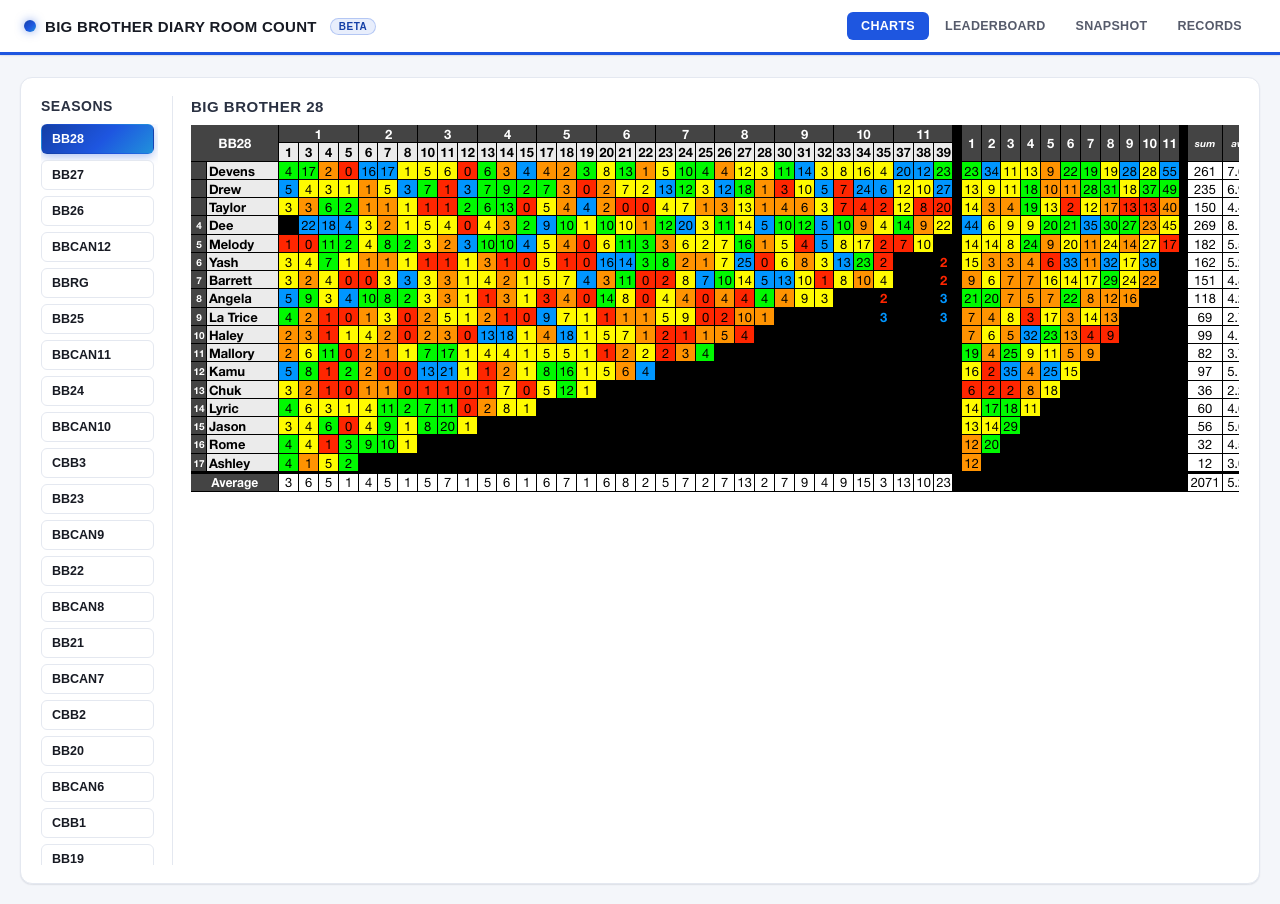
<file: index.html>
<!DOCTYPE html>
<html lang="en">
<head>
<meta charset="UTF-8">
<meta name="viewport" content="width=device-width, initial-scale=1">
<title>Charts | Big Brother Diary Room Count</title>
<link rel="stylesheet" href="css/style.css">
</head>
<body class="public-charts-page">
<main>
  <div class="panel public-chart-panel">
    <div class="chart-workspace">
      <aside class="season-sidebar" aria-label="Seasons">
        <h2>Seasons</h2>
        <div id="season-tabs" class="season-tabs"></div>
      </aside>
      <div class="chart-content">
        <h2 id="chart-season-title" class="chart-season-title"></h2>
        <div class="table-scroll">
          <div id="sortable-reference-chart" class="sortable-reference-chart" hidden></div>
          <p id="empty-note" class="muted" hidden>No published charts are available yet.</p>
        </div>
      </div>
    </div>
  </div>
</main>
<script src="js/published-data.js"></script>
<script src="js/storage.js"></script>
<script src="js/common.js?v=2"></script>
<script>
renderNav('/');
renderFooter();

const tabs = document.getElementById('season-tabs');
const sortableReferenceChart = document.getElementById('sortable-reference-chart');
const emptyNote = document.getElementById('empty-note');
const chartSeasonTitle = document.getElementById('chart-season-title');
const decodedImages = new Map();
let currentSeasonId = null;

function preloadReferenceImages() {
  for (const season of Store.getAllSeasons()) {
    if (!season.referenceImage || decodedImages.has(season.id)) continue;
    const image = new Image();
    image.src = season.referenceImage;
    decodedImages.set(season.id, image);
  }
}

function showSeason(id) {
  currentSeasonId = id;
  const season = Store.getSeason(id);
  chartSeasonTitle.textContent = season ? seasonDisplayName(id) : '';
  tabs.querySelectorAll('button').forEach(button => {
    button.classList.toggle('active', button.dataset.seasonId === id);
  });
  if (!season || !season.referenceImage) {
    sortableReferenceChart.hidden = true;
    sortableReferenceChart.replaceChildren();
    emptyNote.hidden = false;
    return;
  }
  emptyNote.hidden = true;
  renderSortableReferenceChart(season);
}

function renderSortableReferenceChart(season) {
  if (!season.sourceGrid || !season.rowHeights || !season.columnWidths) {
    emptyNote.hidden = false;
    return;
  }
  const image = decodedImages.get(season.id);
  const render = () => {
    if (currentSeasonId !== season.id) return;
    const scaleY = image.naturalHeight / season.rowHeights.reduce((sum, height) => sum + height, 0);
    const scaleX = image.naturalWidth / season.columnWidths.reduce((sum, width) => sum + width, 0);
    const bodyStart = season.headerRows;
    const bodyEnd = season.rowHeights.length - season.footerRows;
    const rowBoundaries = [0];
    let sourceY = 0;
    for (const height of season.rowHeights) {
      sourceY += height;
      rowBoundaries.push(Math.round(sourceY * scaleY));
    }
    rowBoundaries[rowBoundaries.length - 1] = image.naturalHeight;
    const strip = rowIndex => {
      const element = document.createElement('div');
      const top = rowBoundaries[rowIndex] - (rowIndex === bodyEnd ? 1 : 0);
      const bottom = rowBoundaries[rowIndex + 1] - (rowIndex === bodyEnd - 1 ? 1 : 0);
      element.className = 'reference-strip';
      element.style.width = image.naturalWidth + 'px';
      element.style.height = (bottom - top) + 'px';
      element.style.backgroundImage = `url("${season.referenceImage}")`;
      element.style.backgroundSize = `${image.naturalWidth}px ${image.naturalHeight}px`;
      element.style.backgroundPosition = `0 -${top}px`;
      return element;
    };
    const header = document.createElement('div');
    header.className = 'reference-header';
    const body = document.createElement('div');
    const footer = document.createElement('div');
    for (let row = 0; row < bodyStart; row++) header.appendChild(strip(row));
    for (let row = bodyStart; row < bodyEnd; row++) {
      const playerRow = strip(row);
      playerRow.dataset.sourceRow = row;
      body.appendChild(playerRow);
    }
    for (let row = bodyEnd; row < season.rowHeights.length; row++) footer.appendChild(strip(row));
    sortableReferenceChart.replaceChildren(header, body, footer);
    sortableReferenceChart.hidden = false;
    let sortState = { column: null, direction: 1 };
    header.addEventListener('click', event => {
      const imageX = event.offsetX / scaleX;
      let column = 0;
      let boundary = 0;
      for (const width of season.columnWidths) {
        if (imageX < boundary + width) break;
        boundary += width;
        column++;
      }
      const direction = sortState.column === column ? -sortState.direction : (column <= 1 ? 1 : -1);
      sortState = { column, direction };
      const rows = Array.from(body.children);
      const rank = row => {
        const gridRow = season.sourceGrid[Number(row.dataset.sourceRow)];
        const cell = gridRow.find(item => item && item.c === column);
        const placement = Number(gridRow.find(item => item && item.c === 0).display);
        if (!cell || cell.display === '') return { tier: 2, value: 0, placement };
        const player = season.players[Number(row.dataset.sourceRow) - bodyStart];
        const episode = player.episodes.find(item => item.col === column);
        return { tier: episode && episode.ghost ? 1 : 0, value: episode && episode.value !== null ? episode.value : Number(cell.display), placement };
      };
      rows.sort((a, b) => {
        const aRank = rank(a);
        const bRank = rank(b);
        if (aRank.tier !== bRank.tier) return aRank.tier - bRank.tier;
        if (aRank.tier === 2 || aRank.value === bRank.value) return aRank.placement - bRank.placement;
        return (aRank.value - bRank.value) * direction;
      });
      rows.forEach(row => body.appendChild(row));
    });
  };
  if (image.complete && image.naturalWidth) render();
  else image.addEventListener('load', render, { once: true });
}

function render() {
  const seasons = Store.getAllSeasons().filter(season => season.referenceImage);
  tabs.innerHTML = '';
  if (!seasons.length) {
    sortableReferenceChart.hidden = true;
    emptyNote.hidden = false;
    return;
  }
  currentSeasonId = seasons.some(season => season.id === currentSeasonId) ? currentSeasonId : seasons[0].id;
  for (const season of seasons) {
    const button = document.createElement('button');
    button.type = 'button';
    button.dataset.seasonId = season.id;
    button.textContent = season.id;
    button.addEventListener('click', () => showSeason(season.id));
    tabs.appendChild(button);
  }
  showSeason(currentSeasonId);
}

preloadReferenceImages();
render();
</script>
</body>
</html>
</file>
<file: css/style.css>
:root {
  --bg: #f4f6fa;
  --panel-bg: #ffffff;
  --text: #171a23;
  --muted: #6b7180;
  --border: #e4e8f0;
  --border-strong: #999;

  --accent: #1E56E0;
  --accent-dark: #143FA6;
  --accent-2: #22B8D8;
  --accent-grad: linear-gradient(135deg, #143FA6 0%, #1E56E0 55%, #22B8D8 130%);
  --nav-bg: #ffffff;
  --nav-fg: #171a23;

  --radius: 12px;
  --radius-sm: 8px;
  --shadow-sm: 0 1px 2px rgba(20,30,60,0.06), 0 1px 1px rgba(20,30,60,0.04);
  --shadow-md: 0 10px 26px rgba(20,30,60,0.12), 0 2px 6px rgba(20,30,60,0.07);

  --avatar-palette: #1E56E0, #22B8D8, #6A4C93, #2E8B57, #C1447E, #E8652B, #445E93, #B92F1C;
}

* { box-sizing: border-box; }

body {
  margin: 0;
  font-family: "Inter", -apple-system, "Segoe UI", Helvetica, Arial, sans-serif;
  background: var(--bg);
  color: var(--text);
  font-size: 14px;
  -webkit-font-smoothing: antialiased;
}

/* ---------- Nav ---------- */

.topnav {
  display: flex;
  align-items: center;
  justify-content: space-between;
  background: var(--nav-bg);
  color: var(--nav-fg);
  padding: 12px 24px;
  flex-wrap: wrap;
  gap: 10px;
  position: sticky;
  top: 0;
  z-index: 50;
  border-bottom: 3px solid var(--accent);
  box-shadow: var(--shadow-sm);
}
.topnav .brand {
  font-weight: 800;
  font-size: 15px;
  letter-spacing: 0.3px;
  text-transform: uppercase;
  display: flex;
  align-items: center;
  gap: 9px;
  color: var(--nav-fg);
}
.topnav .brand::before {
  content: '';
  width: 12px; height: 12px;
  border-radius: 50%;
  background: var(--accent-grad);
  display: inline-block;
  box-shadow: 0 0 10px rgba(30,86,224,0.5);
}
.topnav .beta-tag {
  font-size: 10px;
  font-weight: 700;
  letter-spacing: 0.5px;
  background: rgba(30,86,224,0.1);
  color: var(--accent-dark);
  border: 1px solid rgba(30,86,224,0.25);
  border-radius: 999px;
  padding: 2px 8px;
  margin-left: 4px;
  text-transform: uppercase;
}
.topnav .nav-links { display: flex; gap: 2px; flex-wrap: wrap; }
.topnav a {
  color: #565b6b;
  text-decoration: none;
  padding: 7px 14px;
  border-radius: 6px;
  font-size: 12.5px;
  font-weight: 700;
  letter-spacing: 0.3px;
  text-transform: uppercase;
  transition: background 0.15s ease, color 0.15s ease;
}
.topnav a:hover { background: #f0f3fa; color: var(--text); }
.topnav a.active {
  background: var(--accent);
  color: #fff;
}

main {
  padding: 22px 20px 40px;
  max-width: 1440px;
  margin: 0 auto;
}

h1 {
  font-size: 26px;
  margin: 6px 0 2px;
  font-weight: 800;
  letter-spacing: -0.4px;
}
.page-tagline {
  color: var(--muted);
  font-size: 13.5px;
  margin: 0 0 18px;
  max-width: 780px;
}
h2 {
  font-size: 14px;
  margin: 20px 0 10px;
  font-weight: 800;
  text-transform: uppercase;
  letter-spacing: 0.5px;
  color: #2a3142;
  display: flex;
  align-items: center;
  gap: 7px;
}
h3 { font-weight: 700; }

/* ---------- Stat strip ---------- */

.stat-strip {
  display: grid;
  grid-template-columns: repeat(auto-fit, minmax(130px, 1fr));
  gap: 1px;
  background: var(--border);
  border: 1px solid var(--border);
  border-radius: var(--radius);
  overflow: hidden;
  margin-bottom: 18px;
}
.stat-strip .stat {
  background: var(--panel-bg);
  padding: 14px 16px;
  text-align: center;
}
.stat-strip .stat .num {
  font-size: 24px;
  font-weight: 800;
  color: var(--accent-dark);
  letter-spacing: -0.5px;
  line-height: 1.1;
}
.stat-strip .stat .lbl {
  font-size: 10.5px;
  color: var(--muted);
  text-transform: uppercase;
  letter-spacing: 0.5px;
  font-weight: 700;
  margin-top: 3px;
}

/* ---------- Panels / cards ---------- */

.panel {
  background: var(--panel-bg);
  border: 1px solid var(--border);
  border-radius: var(--radius);
  padding: 18px 20px;
  margin-bottom: 18px;
  box-shadow: var(--shadow-sm);
}

.controls { display: flex; flex-wrap: wrap; gap: 16px; align-items: center; margin-bottom: 12px; }
.controls label {
  font-size: 13px;
  display: flex;
  align-items: center;
  gap: 6px;
  color: var(--text);
  font-weight: 500;
}

select, input[type=text], input[type=file] {
  font-size: 13px;
  padding: 8px 12px;
  border: 1px solid var(--border);
  border-radius: var(--radius-sm);
  background: #f7f9fc;
  color: var(--text);
  transition: border-color 0.15s ease, box-shadow 0.15s ease;
}
select:focus, input:focus {
  outline: none;
  border-color: var(--accent);
  box-shadow: 0 0 0 3px rgba(30,86,224,0.14);
}
input[type=checkbox] { width: 16px; height: 16px; accent-color: var(--accent); }

button {
  cursor: pointer;
  font-size: 12.5px;
  font-weight: 700;
  text-transform: uppercase;
  letter-spacing: 0.3px;
  padding: 9px 16px;
  border-radius: var(--radius-sm);
  border: none;
  background: var(--accent-grad);
  color: #fff;
  box-shadow: 0 4px 12px rgba(30,86,224,0.3);
  transition: transform 0.12s ease, box-shadow 0.12s ease, opacity 0.12s ease;
}
button:hover { transform: translateY(-1px); box-shadow: 0 6px 16px rgba(30,86,224,0.4); }
button:active { transform: translateY(0); }
button.secondary {
  background: #fff;
  color: var(--text);
  border: 1px solid var(--border);
  box-shadow: none;
}
button.secondary:hover { border-color: var(--accent); color: var(--accent-dark); box-shadow: none; }

/* ---------- Season chip switcher ---------- */

.chart-workspace { display: grid; grid-template-columns: 132px minmax(0, 1fr); gap: 18px; }
.season-sidebar { border-right: 1px solid var(--border); padding-right: 14px; }
.season-sidebar h2 { margin: 2px 0 10px; }
.chart-content { min-width: 0; display: flex; flex-direction: column; }
.chart-season-title { flex: 0 0 auto; margin: 2px 0 10px; font-size: 15px; font-weight: 800; }
.season-tabs { display: grid; gap: 6px; }
.season-tabs button {
  background: #fff;
  color: var(--text);
  border: 1px solid var(--border);
  box-shadow: none;
  font-weight: 700;
  text-transform: none;
  letter-spacing: 0;
  padding: 7px 10px;
  border-radius: 6px;
  text-align: left;
}
.season-tabs button:hover { border-color: var(--accent); color: var(--accent-dark); transform: none; }
.season-tabs button.active {
  background: var(--accent-grad);
  color: #fff;
  border-color: transparent;
  box-shadow: 0 3px 10px rgba(30,86,224,0.35);
}
.public-charts-page { height: 100vh; overflow: hidden; }
.public-charts-page main { display: flex; flex-direction: column; height: calc(100vh - 51px); padding-bottom: 20px; }
.public-charts-page .public-chart-panel { display: flex; flex: 1; min-height: 0; margin-bottom: 0; }
.public-charts-page .chart-workspace { flex: 1; min-height: 0; }
.public-charts-page .season-sidebar { display: flex; flex-direction: column; min-height: 0; }
.public-charts-page .season-tabs { flex: 1; min-height: 0; overflow-y: auto; padding-right: 4px; }
.public-charts-page .chart-content { min-height: 0; }
.public-charts-page .table-scroll { height: 100%; overflow-x: auto; overflow-y: hidden; }

/* ---------- Mobile ---------- */

@media (max-width: 600px) {
  main { padding: 14px 12px 28px; }
  h1 { font-size: 20px; }
  .page-tagline { font-size: 12.5px; }
  .topnav { padding: 10px 14px; }
  .topnav .brand { font-size: 12px; }
  .topnav a { padding: 6px 10px; font-size: 11px; }
  .panel { padding: 14px; overflow-x: auto; -webkit-overflow-scrolling: touch; }
  .controls { gap: 10px; }
  table.plain { display: table; width: auto !important; min-width: max-content; max-width: none; margin-left: auto !important; margin-right: auto !important; white-space: nowrap; }
  table.plain th, table.plain td { padding: 8px 10px; }
}
@media (max-width: 700px) {
  .chart-workspace { grid-template-columns: 1fr; gap: 12px; }
  .season-sidebar { border-right: 0; border-bottom: 1px solid var(--border); padding: 0 0 12px; }
  .season-tabs { grid-template-columns: repeat(auto-fit, minmax(84px, 1fr)); }
  .public-charts-page { height: auto; overflow: auto; }
  .public-charts-page main { display: block; height: auto; }
  .public-charts-page .public-chart-panel { display: block; }
  .public-charts-page .season-tabs { grid-auto-rows: 32px; max-height: 108px; overflow-y: auto; }
  .public-charts-page .season-tabs button { min-height: 32px; }
  .public-charts-page .table-scroll { height: auto; overflow-x: auto; overflow-y: visible; }
}
@media (max-height: 520px) and (orientation: landscape) {
  html:has(.public-charts-page), body.public-charts-page { height: 100%; overflow: hidden !important; }
  body.public-charts-page { position: fixed !important; inset: 0; width: 100%; overscroll-behavior: none; }
  .public-charts-page .topnav,
  .public-charts-page h1,
  .public-charts-page .chart-season-title,
  .public-charts-page .season-sidebar { display: none; }
  .public-charts-page main { display: block; height: 100svh; max-width: none; padding: 0; overflow: hidden; }
  .public-charts-page .public-chart-panel { display: flex; height: 100svh; min-height: 0; margin: 0; padding: 0; border: 0; border-radius: 0; box-shadow: none; overflow: hidden; }
  .public-charts-page .chart-workspace { display: block; flex: 1; min-height: 0; height: 100%; }
  .public-charts-page .chart-content { width: 100vw; height: 100%; min-height: 0; overflow: hidden; }
  .public-charts-page .table-scroll { width: 100vw; height: 100%; overflow-x: scroll !important; overflow-y: scroll !important; -webkit-overflow-scrolling: touch; overscroll-behavior: contain; touch-action: pan-x pan-y; }
  .public-charts-page .sortable-reference-chart { min-width: max-content; }
}

/* ---------- The spreadsheet-faithful DR chart ---------- */

table.chart {
  border-collapse: collapse;
  table-layout: fixed;
  font-family: Arial, Helvetica, sans-serif;
  font-size: 12px;
  background: #fff;
  border: 1px solid #777;
}
table.chart th, table.chart td {
  border: 1px solid #000;
  height: 20px;
  width: 20px;
  min-width: 20px;
  padding: 1px 2px;
  text-align: center;
  white-space: nowrap;
}
table.chart thead th {
  background: #303030;
  color: #fff;
  font-weight: 700;
}
table.chart thead tr:nth-child(2) th {
  background: #e5e5e5;
  color: #111;
}
table.chart td.name-col, table.chart th.name-col {
  text-align: left;
  width: 88px;
  min-width: 88px;
  font-weight: 600;
}
table.chart td.name-col { background: #e5e5e5; color: #111; }
table.chart td.placement-col, table.chart th.placement-col {
  width: 22px;
  min-width: 22px;
}

td.divider, th.divider {
  background: #000 !important;
  border-left: 2px solid #000;
  border-right: 2px solid #000;
  width: 6px;
  min-width: 6px;
  padding: 0;
}

td.dead { background: #000 !important; }
td.ghost { background: #000 !important; color: #fff; font-weight: 700; }
td.empty { background: #fafafa; color: #ccc; }

tr.average-row { font-weight: 700; background: #e5e5e5; }
tr.average-row td { border-top: 2px solid #000; }

.table-scroll {
  flex: 1;
  min-height: 0;
  overflow-x: auto;
  max-width: 100%;
  border: none;
}
.sortable-reference-chart { width: max-content; }
.reference-strip {
  display: block;
  background-repeat: no-repeat;
}
.reference-header { cursor: pointer; }
.sortable-reference-chart[hidden] { display: none; }

/* ---------- Legend line (footnote style) ---------- */

.legend-line {
  font-size: 12px;
  color: var(--muted);
  margin: 8px 0 12px;
  padding-top: 8px;
  border-top: 1px dashed var(--border);
}
.legend-line .pill { margin-right: 6px; }

/* ---------- Modern data tables (Leaderboard / Rankings / Time Machine) ---------- */

table.plain {
  border-collapse: separate;
  border-spacing: 0;
  width: 100%;
  font-size: 13px;
  border: 1px solid var(--border);
  border-radius: var(--radius-sm);
  overflow: hidden;
}
table.plain th, table.plain td {
  padding: 9px 14px;
  text-align: left;
  border-bottom: 1px solid var(--border);
}
table.plain tbody tr:last-child td { border-bottom: none; }
table.plain tbody tr { transition: background 0.1s ease; }
table.plain tbody tr:hover { background: #eef3fd; }
table.plain thead th {
  background: #f7f9fc;
  cursor: pointer;
  user-select: none;
  font-weight: 800;
  color: #2a3142;
  font-size: 11px;
  text-transform: uppercase;
  letter-spacing: 0.4px;
}
.drs-s { font-size: 0.68em; }
table.plain th.sort-asc::after { content: ' \25B2'; color: var(--accent); }
table.plain th.sort-desc::after { content: ' \25BC'; color: var(--accent); }

/* rank chip + avatar, used inline in table cells and cards */
.rank-chip {
  display: inline-flex;
  align-items: center;
  justify-content: center;
  min-width: 22px;
  height: 22px;
  padding: 0 6px;
  border-radius: 999px;
  background: #eef1f7;
  color: #4a4f5e;
  font-weight: 800;
  font-size: 12px;
}
.rank-chip.top1 { background: var(--accent-grad); color: #fff; }
.rank-chip.top2 { background: #cfd3da; color: #2b2d3d; }
.rank-chip.top3 { background: #dcb27a; color: #3a2a13; }

.name-cell { display: flex; align-items: center; gap: 9px; }
.avatar {
  width: 26px; height: 26px;
  border-radius: 50%;
  display: inline-flex;
  align-items: center;
  justify-content: center;
  font-size: 11px;
  font-weight: 800;
  color: #fff;
  flex: 0 0 auto;
}
.headshot {
  width: 26px;
  height: 26px;
  border-radius: 50%;
  flex: 0 0 auto;
  object-fit: cover;
}
.season-winner {
  display: inline !important;
  padding: 1px 4px;
  border-radius: 3px;
  background: #f4d36a;
  color: #352300;
  font-weight: 700;
  line-height: inherit;
  vertical-align: -0.08em;
}
.missing-headshots { display: grid; gap: 6px; max-width: 640px; }
.missing-headshot-row { align-items: center; border-bottom: 1px solid var(--border); display: flex; gap: 14px; justify-content: space-between; padding: 8px 0; }
.missing-headshot-row span { font-weight: 700; }
.missing-headshot-row input { flex: 1; min-width: 160px; }
.missing-headshot-row button { flex: 0 0 auto; padding: 7px 10px; }
.season-images { display: grid; gap: 6px; max-width: 640px; }
.season-image-row { align-items: center; border-bottom: 1px solid var(--border); cursor: grab; display: grid; gap: 14px; grid-template-columns: 80px 1fr auto; padding: 8px 0; }
.season-image-row > span:first-child { font-weight: 700; }
.season-image-row.dragging { opacity: 0.45; }
.admin-cast-manager { display: grid; grid-template-columns: 120px minmax(0, 420px); gap: 18px; }
.admin-season-list { border-right: 1px solid var(--border); display: grid; gap: 6px; padding-right: 14px; }
.admin-season-list button { background: #fff; box-shadow: none; color: var(--text); text-align: left; }
.admin-season-list button.active { background: var(--accent); color: #fff; }
.admin-cast-list { display: grid; gap: 6px; max-height: 530px; overflow-y: auto; }
.admin-cast-row, .admin-link-row { align-items: center; display: flex; gap: 8px; }
.admin-cast-row input { flex: 1; min-width: 0; }
.admin-cast-row button, .admin-link-row button { flex: 0 0 auto; padding: 7px 10px; }
.admin-link-list { display: grid; gap: 6px; margin-top: 10px; max-height: 50vh; overflow-y: auto; }
.admin-link-row { border-bottom: 1px solid var(--border); justify-content: space-between; padding: 5px 0; }
.trophy { margin-left: 4px; }

.hscroll-row { display: flex; gap: 10px; overflow-x: auto; padding: 4px 2px 12px; }
.hscroll-row .card {
  flex: 0 0 auto;
  border: 1px solid var(--border);
  border-radius: var(--radius-sm);
  padding: 10px 14px;
  background: linear-gradient(180deg, #ffffff, #f7f9fc);
  min-width: 165px;
  box-shadow: var(--shadow-sm);
  transition: transform 0.12s ease, box-shadow 0.12s ease;
}
.hscroll-row .card:hover { transform: translateY(-2px); box-shadow: var(--shadow-md); }

.hall-colors-panel { max-width: none; }
.hall-colors-grid { display: grid; grid-template-columns: repeat(5, minmax(116px, 1fr)); gap: 10px; max-width: 840px; margin-left: auto; margin-right: auto; }
.color-tile {
  border: 1px solid rgba(0,0,0,0.12);
  border-radius: var(--radius-sm);
  box-shadow: var(--shadow-sm);
  color: #111;
  overflow: hidden;
}
.color-tile .color-title {
  border-bottom: 1px solid rgba(0,0,0,0.14);
  font-size: 16px;
  font-weight: 900;
  letter-spacing: 0.2px;
  line-height: 1.1;
  padding: 10px;
  text-align: center;
  text-transform: uppercase;
}
.color-tile .color-body { display: grid; gap: 8px; justify-items: center; padding: 14px 12px 16px; }
.color-winners { display: flex; flex-wrap: wrap; gap: 14px; justify-content: center; align-items: start; }
.color-honoree { display: grid; gap: 8px; justify-items: center; text-align: center; }
.color-portrait {
  width: 72px; height: 72px;
  border: 3px solid rgba(255,255,255,0.72);
  border-radius: 50%;
  box-shadow: 0 8px 18px rgba(0,0,0,0.2);
  object-fit: cover;
}
.color-honoree-name { font-size: 15px; font-weight: 800; line-height: 1.18; }
.color-tile .color-season { font-size: 12px; font-weight: 800; letter-spacing: 0.2px; text-align: center; }
.color-blue { background: #0080ff; }
.color-green { background: #00ff00; }
.color-yellow { background: #ffff00; }
.color-orange { background: #ff8000; }
.color-red { background: #ff0000; }
@media (max-width: 760px) {
  .hall-colors-panel { overflow-x: auto; }
  .hall-colors-grid { min-width: 820px; }
}

.muted { color: var(--muted); font-size: 12px; }
.pill {
  display: inline-block;
  background: #e6edfc;
  color: var(--accent-dark);
  border-radius: 999px;
  padding: 3px 11px;
  font-size: 12px;
  margin-right: 6px;
  font-weight: 700;
}

.context-menu {
  position: fixed;
  background: #fff;
  border: 1px solid var(--border);
  border-radius: var(--radius-sm);
  box-shadow: var(--shadow-md);
  padding: 5px;
  z-index: 100;
  min-width: 200px;
}
.context-menu .item { padding: 8px 12px; border-radius: 6px; cursor: pointer; font-size: 13px; font-weight: 500; }
.context-menu .item:hover { background: #eef3fd; color: var(--accent-dark); }
.context-menu .header { font-size: 11px; color: var(--muted); padding: 6px 12px; text-transform: uppercase; letter-spacing: 0.4px; }

.modal-backdrop {
  position: fixed; inset: 0; background: rgba(23,19,15,0.5);
  backdrop-filter: blur(2px);
  display: flex; align-items: center; justify-content: center; z-index: 200;
}
.modal {
  background: #fff; border-radius: var(--radius); padding: 22px; max-width: 440px; width: 90%;
  max-height: 80vh; overflow: auto;
  box-shadow: var(--shadow-md);
}
.modal h3 { margin-top: 0; }
.modal .item {
  padding: 10px 12px;
  border: 1px solid var(--border);
  border-radius: var(--radius-sm);
  margin-bottom: 6px;
  cursor: pointer;
  font-weight: 500;
  transition: border-color 0.12s ease, background 0.12s ease;
}
.modal .item:hover { background: #eef3fd; border-color: var(--accent); }

.appearance-picker { display: grid; grid-template-columns: 120px minmax(0, 1fr); gap: 12px; }
.appearance-list { display: grid; gap: 6px; max-height: 48vh; overflow-y: auto; }
.appearance-row { display: flex; gap: 6px; align-items: center; }
.appearance-row input { min-width: 0; width: 100%; }
.link-appearance-button { padding: 7px 10px; flex: 0 0 auto; }
.name-save-status { min-height: 18px; margin: 8px 0 0; }

#timeline-bars { position: relative; }
.bar-row {
  display: flex;
  align-items: center;
  gap: 10px;
  left: 0;
  position: absolute;
  right: 0;
  top: 0;
  transition: transform var(--race-duration, 0ms) cubic-bezier(0.22, 1, 0.36, 1);
  will-change: transform;
}
.bar-row .bar-label {
  width: 120px; font-size: 12px; text-align: right; flex: 0 0 auto; font-weight: 700;
  display: flex; align-items: center; justify-content: flex-end; gap: 6px;
}
.bar-row .bar-name { min-width: 0; overflow: hidden; text-overflow: ellipsis; white-space: nowrap; }
.bar-row .bar-avatar {
  width: 22px; height: 22px; min-width: 22px;
  border-radius: 50%;
  object-fit: cover;
  display: inline-flex;
  align-items: center;
  justify-content: center;
  flex: 0 0 auto;
  background-size: cover;
  background-position: center;
  color: #fff;
  font-size: 9px;
  font-weight: 800;
}
.bar-row .bar-track {
  flex: 1;
  background: #efece5;
  border-radius: 6px;
  height: 20px;
  position: relative;
  overflow: hidden;
}
.bar-row .bar-fill {
  border-radius: 6px;
  height: 100%;
  transition: width var(--race-duration, 0ms) cubic-bezier(0.22, 1, 0.36, 1);
}
.bar-row .bar-segment {
  bottom: 0;
  position: absolute;
  top: 0;
  transition: width var(--race-duration, 0ms) cubic-bezier(0.22, 1, 0.36, 1);
}
.bar-row .bar-segment.zero-segment { width: 3px !important; z-index: 2; }
.bar-row .bar-value {
  font-size: 11px;
  line-height: 20px;
  font-weight: 800;
  color: #111;
  position: absolute;
  transform: none;
  white-space: nowrap;
  z-index: 3;
}
.bar-row .bar-value.outside { transform: none; }

@keyframes lookback-row-enter {
  from { opacity: 0; transform: translateY(8px); }
  to { opacity: 1; transform: translateY(0); }
}
.lookback-row {
  animation: lookback-row-enter 260ms ease-out both;
  animation-delay: var(--lookback-delay, 0ms);
}
.lookback-panel { max-width: none; }
.lookback-panel .controls { justify-content: flex-start; }
.lookback-panel #tm-summary { margin-left: auto; margin-right: auto; max-width: 460px; text-align: center; }
.lookback-panel #tm-table { font-size: 12px; margin-left: auto; margin-right: auto; max-width: 460px; width: 100%; }
.lookback-panel #tm-table th, .lookback-panel #tm-table td { padding: 7px 10px; }
.lookback-panel #tm-table th:nth-child(1), .lookback-panel #tm-table td:nth-child(1),
.lookback-panel #tm-table th:nth-child(3), .lookback-panel #tm-table td:nth-child(3) { text-align: center; }
.plain#lb-table th:nth-child(1), .plain#lb-table td:nth-child(1),
.plain#lb-table th:nth-child(3), .plain#lb-table td:nth-child(3),
.plain#lb-table th:nth-child(4), .plain#lb-table td:nth-child(4) { text-align: center; }
.plain#lb-table thead th:nth-child(2),
.plain#top-per-season-table thead th:nth-child(2),
.lookback-panel #tm-table thead th:nth-child(2) { text-align: center; }
.plain#lb-table th:nth-child(2), .plain#lb-table td:nth-child(2),
.plain#top-per-season-table td.rank-houseguest { width: 180px; }
.plain#top-per-season-table td.rank-season,
.plain#top-per-season-table td.rank-placement,
.plain#top-per-season-table td.rank-dr,
.plain#top-per-season-table th:nth-child(1),
.plain#top-per-season-table th:nth-child(3),
.plain#top-per-season-table th:nth-child(4) { text-align: center; }
.plain#season-rank-table th:nth-child(1), .plain#season-rank-table td:nth-child(1),
.plain#season-rank-table th:nth-child(2), .plain#season-rank-table td:nth-child(2),
.plain#season-rank-table th:nth-child(3), .plain#season-rank-table td:nth-child(3) { text-align: center; }
.plain#lb-table thead th, .plain#top-per-season-table thead th,
.plain#season-rank-table thead th, .lookback-panel #tm-table thead th { cursor: default; }
.plain#lb-table { margin-left: auto; margin-right: auto; max-width: 680px; }
.plain#top-per-season-table { margin-left: auto; margin-right: auto; max-width: 620px; }
.plain#season-rank-table { margin-left: auto; margin-right: auto; max-width: 460px; }
.plain#lb-table th, .plain#lb-table td,
.plain#top-per-season-table th, .plain#top-per-season-table td,
.plain#season-rank-table th, .plain#season-rank-table td { padding: 7px 10px; }
@media (max-width: 600px) {
  .plain#lb-table,
  .plain#top-per-season-table {
    width: 100% !important;
    min-width: 0;
    max-width: none;
    table-layout: fixed;
    margin-left: 0 !important;
    margin-right: 0 !important;
    white-space: normal;
  }
  .plain#lb-table th,
  .plain#lb-table td,
  .plain#top-per-season-table th,
  .plain#top-per-season-table td {
    padding: 7px 5px;
    font-size: 11px;
    overflow-wrap: anywhere;
  }
  .plain#lb-table thead th,
  .plain#top-per-season-table thead th { font-size: 9px; }
  .plain#lb-table .name-cell,
  .plain#top-per-season-table .name-cell { gap: 5px; min-width: 0; flex-wrap: nowrap; }
  .plain#lb-table .name-cell > :last-child,
  .plain#top-per-season-table .name-cell > :last-child { min-width: 0; overflow-wrap: anywhere; }
  .plain#lb-table .avatar,
  .plain#top-per-season-table .avatar { width: 22px; height: 22px; min-width: 22px; }
  .plain#lb-table .rank-chip { min-width: 20px; height: 20px; padding: 0 5px; font-size: 11px; }
  .plain#lb-table th:nth-child(1),
  .plain#lb-table td:nth-child(1) { width: 36px; }
  .plain#lb-table th:nth-child(2),
  .plain#lb-table td:nth-child(2) { width: 34%; }
  .plain#lb-table th:nth-child(3),
  .plain#lb-table td:nth-child(3) { width: 34%; }
  .plain#lb-table th:nth-child(4),
  .plain#lb-table td:nth-child(4) { width: 52px; }
  .plain#top-per-season-table th:nth-child(1),
  .plain#top-per-season-table td.rank-season { width: 52px; }
  .plain#top-per-season-table th:nth-child(2),
  .plain#top-per-season-table td.rank-houseguest { width: 42%; }
  .plain#top-per-season-table th:nth-child(3),
  .plain#top-per-season-table td.rank-placement { width: 58px; }
  .plain#top-per-season-table th:nth-child(4),
  .plain#top-per-season-table td.rank-dr { width: 52px; }
}
.lookback-row.evicted td {
  background: #d9dde2 !important;
  color: #6b7280;
}
.lookback-row.evicted .rank-chip {
  background: #bec4cb;
  color: #59616b;
}
.lookback-row.evicted:hover td { background: #d9dde2 !important; }

/* ---------- Footer ---------- */

.site-footer {
  max-width: 1440px;
  margin: 10px auto 0;
  padding: 18px 20px 30px;
  text-align: center;
  color: var(--muted);
  font-size: 12px;
}
.site-footer .version-badge {
  display: inline-block;
  font-weight: 800;
  font-size: 11px;
  letter-spacing: 0.4px;
  color: var(--accent-dark);
  background: #e6edfc;
  border-radius: 999px;
  padding: 3px 10px;
  margin-bottom: 6px;
}
</file>
